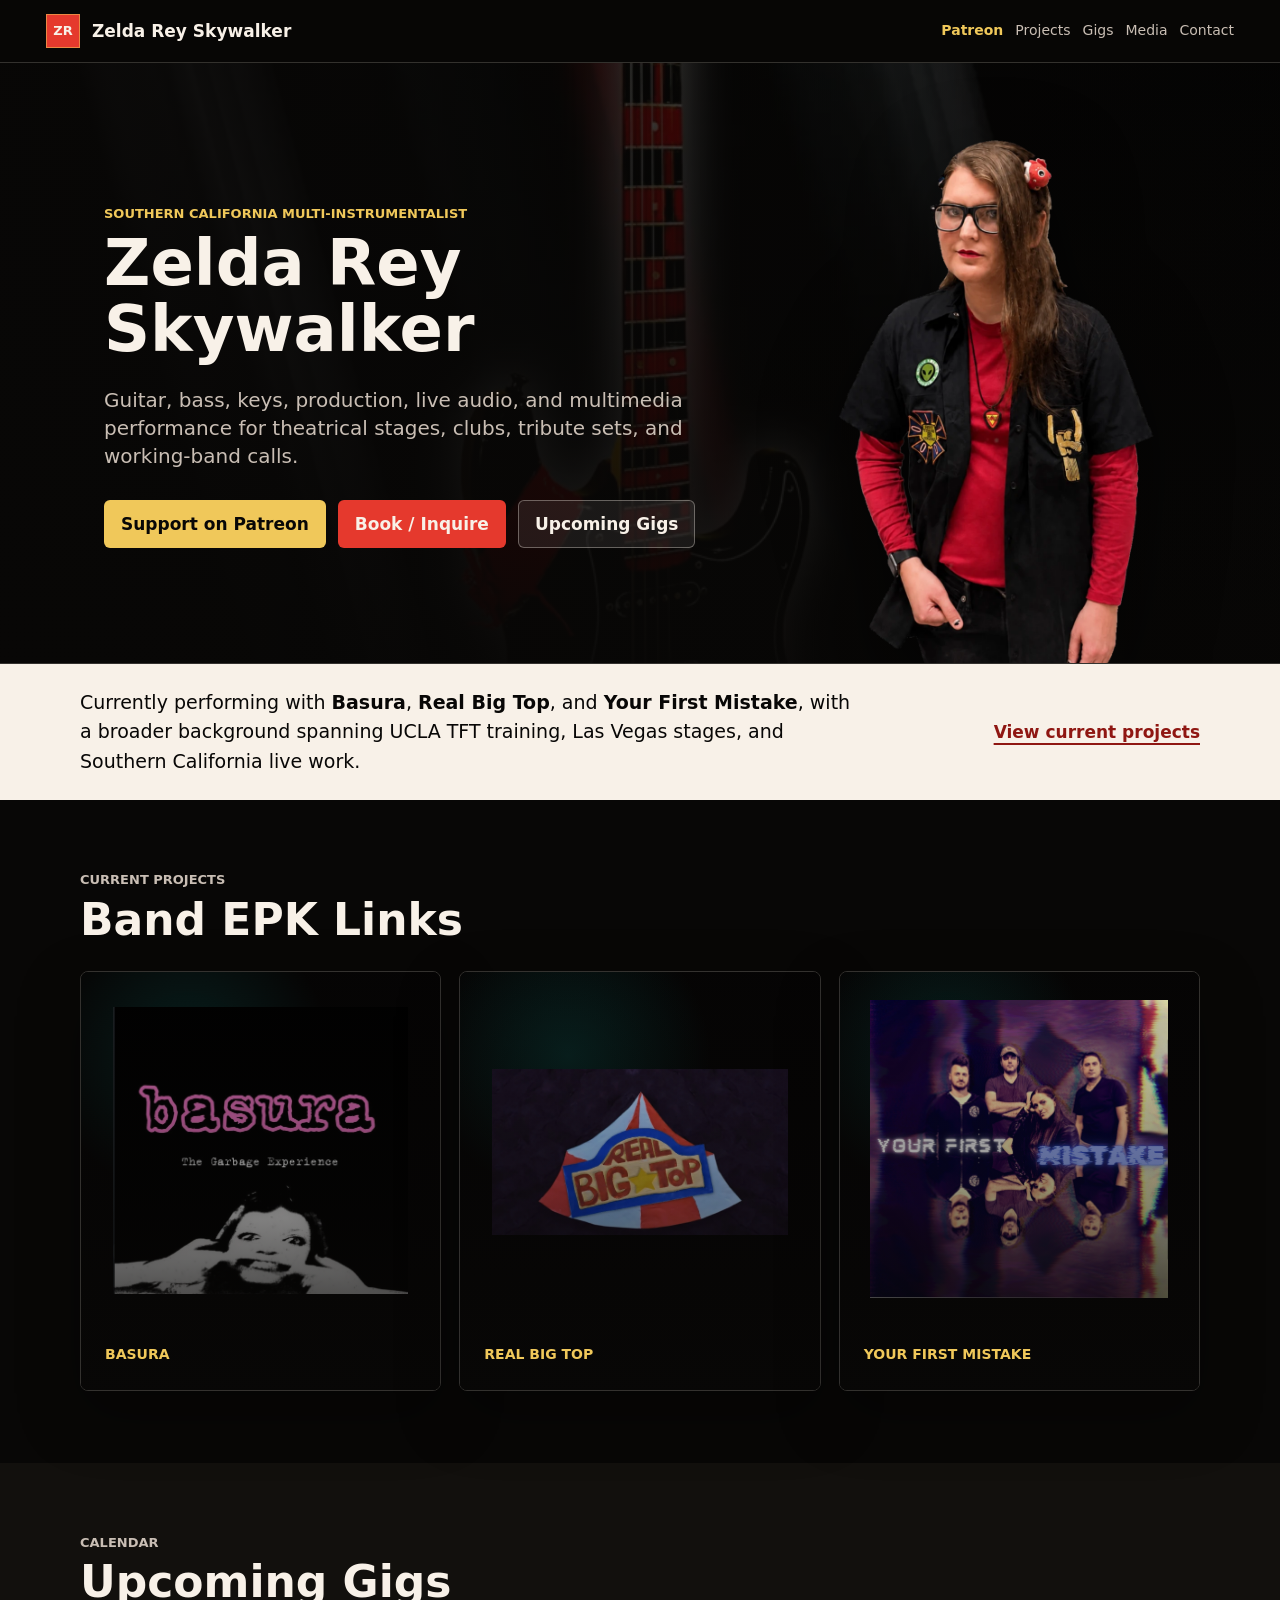
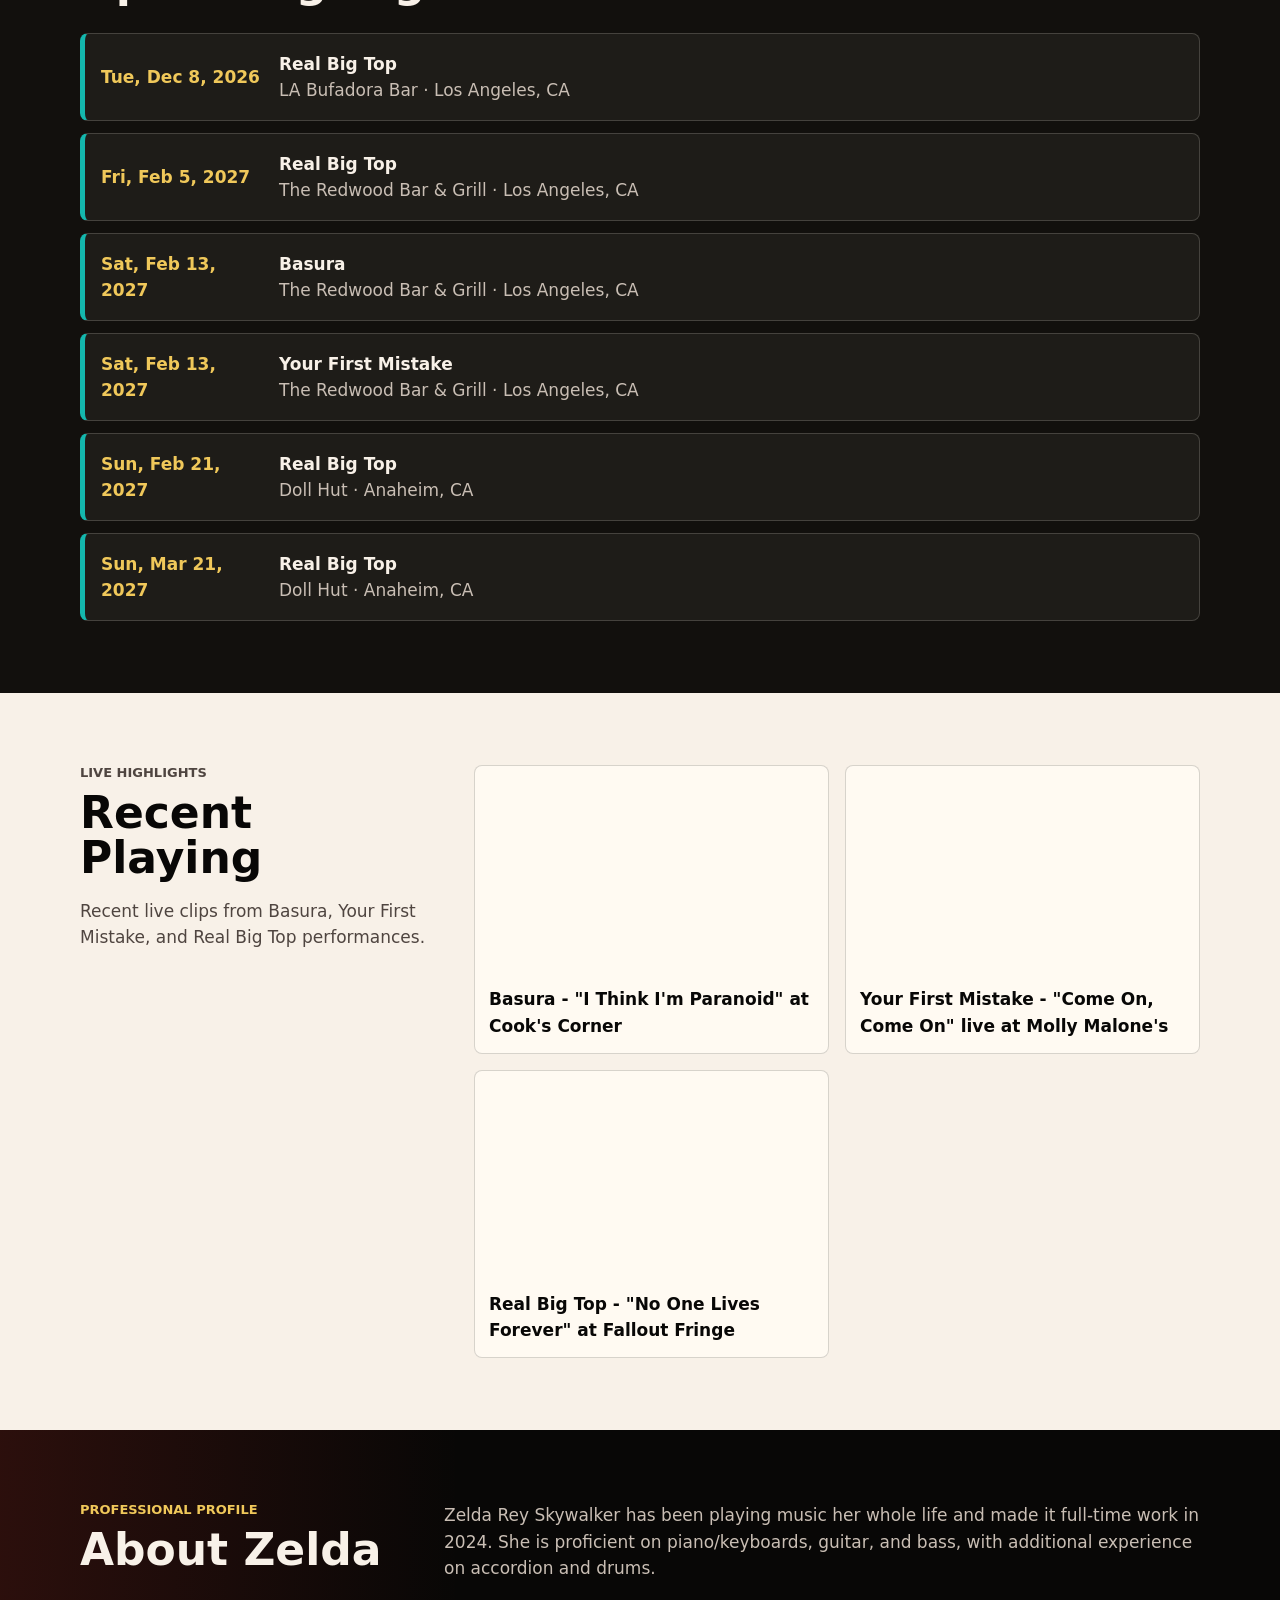
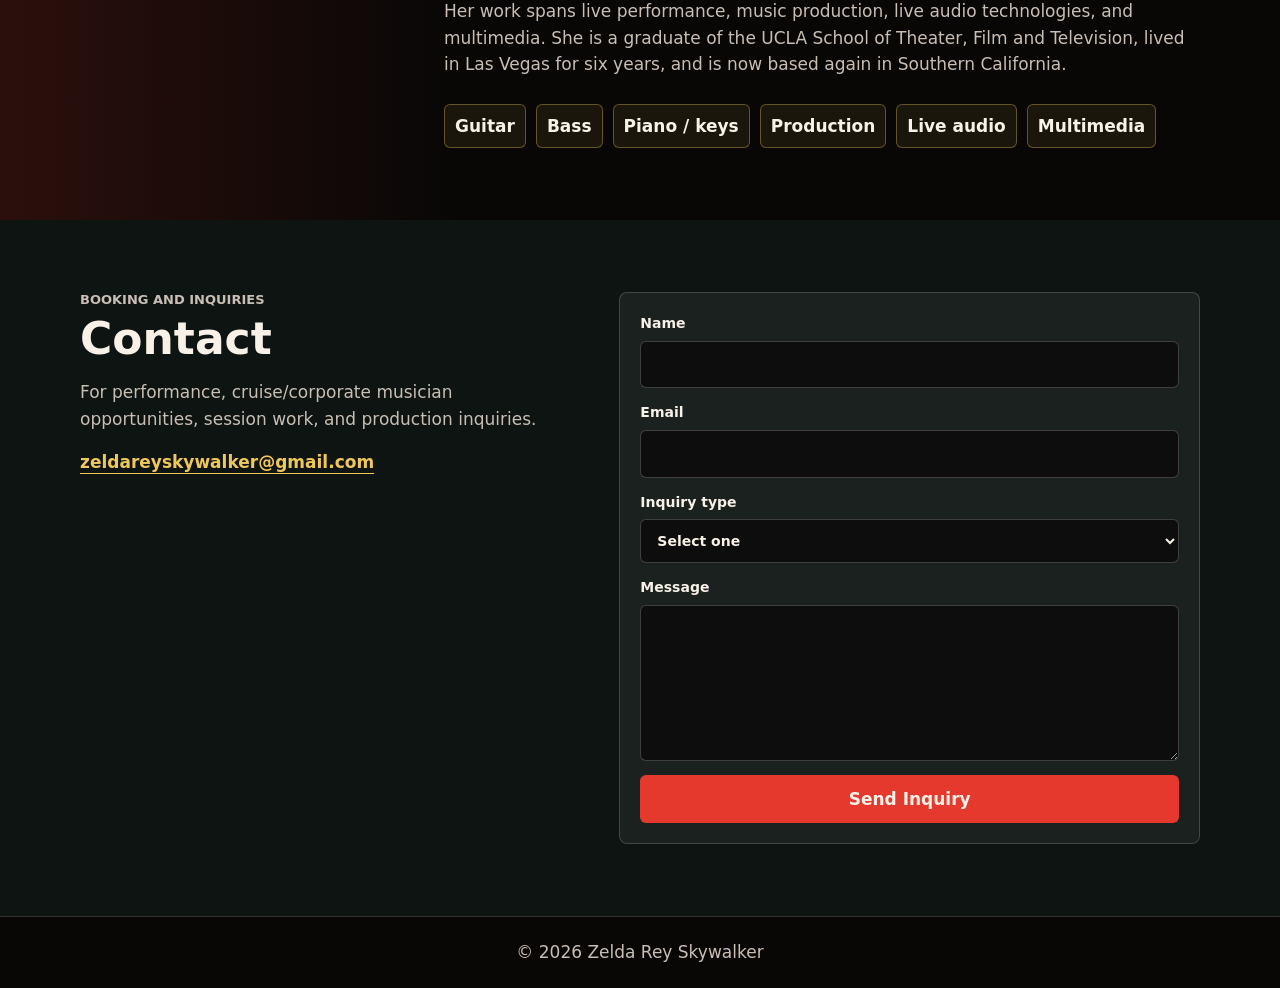
<file: index.html>
<!doctype html>
<html lang="en">
  <head>
    <meta charset="utf-8">
    <meta name="viewport" content="width=device-width, initial-scale=1">
    <title>Zelda Rey Skywalker | Musician EPK</title>
    <meta
      name="description"
      content="Zelda Rey Skywalker is a Southern California musician available for guitar, bass, keys, live performance, production, and multimedia work."
    >
    <meta property="og:title" content="Zelda Rey Skywalker | Musician EPK">
    <meta
      property="og:description"
      content="Guitar, bass, keys, production, live audio, and multimedia performance."
    >
    <meta property="og:type" content="website">
    <meta property="og:image" content="assets/zelda-stage-headshot.webp">
    <link rel="icon" href="assets/favicon.svg" type="image/svg+xml">
    <link rel="stylesheet" href="styles.css">
  </head>
  <body>
    <a class="skip-link" href="#main">Skip to content</a>

    <header class="site-header" aria-label="Primary">
      <a class="brand" href="#top" aria-label="Zelda Rey Skywalker home">
        <span class="brand-mark" aria-hidden="true">ZR</span>
        <span>Zelda Rey Skywalker</span>
      </a>
      <nav class="nav-links" aria-label="Site">
        <a class="nav-patreon" href="https://www.patreon.com/cw/ZeldaReySkywalker/posts" target="_blank" rel="noreferrer">Patreon</a>
        <a href="#projects">Projects</a>
        <a href="#gigs">Gigs</a>
        <a href="#media">Media</a>
        <a href="#contact">Contact</a>
      </nav>
    </header>

    <main id="main">
      <section class="hero" id="top" aria-labelledby="hero-title">
        <img
          class="hero-bg"
          src="assets/guitar-lights.webp"
          alt=""
          width="1800"
          height="1200"
          aria-hidden="true"
        >
        <div class="hero-inner">
          <div class="hero-copy">
            <p class="eyebrow">Southern California multi-instrumentalist</p>
            <h1 id="hero-title"><span>Zelda Rey</span><span>Skywalker</span></h1>
            <p class="lede">
              Guitar, bass, keys, production, live audio, and multimedia performance
              for theatrical stages, clubs, tribute sets, and working-band calls.
            </p>
            <div class="hero-actions" aria-label="Primary actions">
              <a class="button button-support" href="https://www.patreon.com/cw/ZeldaReySkywalker/posts" target="_blank" rel="noreferrer">Support on Patreon</a>
              <a class="button button-primary" href="#contact">Book / Inquire</a>
              <a class="button button-secondary" href="#gigs">Upcoming Gigs</a>
            </div>
          </div>

          <div class="hero-portrait" aria-label="Portrait of Zelda Rey Skywalker">
            <img
              src="assets/zelda-promo-cutout.webp"
              alt="Zelda Rey Skywalker in a black shirt and red top"
              width="900"
              height="1200"
            >
          </div>
        </div>
      </section>

      <section class="section intro-band" aria-label="Current focus">
        <div class="section-inner intro-grid">
          <p>
            Currently performing with <strong>Basura</strong>,
            <strong>Real Big Top</strong>, and
            <strong>Your First Mistake</strong>, with a broader background spanning
            UCLA TFT training, Las Vegas stages, and Southern California live work.
          </p>
          <a class="inline-link" href="#projects">View current projects</a>
        </div>
      </section>

      <section class="section" id="projects" aria-labelledby="projects-title">
        <div class="section-inner">
          <div class="section-heading">
            <p class="eyebrow">Current projects</p>
            <h2 id="projects-title">Band EPK Links</h2>
          </div>

          <div class="project-grid">
            <a
              class="project-card project-card-logo project-card-basura"
              href="https://basuragarbagetribute.bandzoogle.com/"
              target="_blank"
              rel="noreferrer"
            >
              <img
                src="assets/basura-logo.webp"
                alt="Basura logo"
                width="1200"
                height="1166"
                loading="lazy"
              >
              <span class="project-label">Basura</span>
            </a>

            <a
              class="project-card project-card-logo project-card-rbt"
              href="https://real-big-top-epk.netlify.app/"
              target="_blank"
              rel="noreferrer"
            >
              <img
                src="assets/real-big-top-logo.webp"
                alt="Real Big Top logo"
                width="1280"
                height="720"
                loading="lazy"
              >
              <span class="project-label">Real Big Top</span>
            </a>

            <a
              class="project-card project-card-logo project-card-yfm"
              href="https://yfm.zeldareyskywalker.com/"
              target="_blank"
              rel="noreferrer"
            >
              <img
                src="assets/your-first-mistake-cover.jpg"
                alt="Your First Mistake Mistake #1 EP cover"
                width="1200"
                height="1200"
                loading="lazy"
              >
              <span class="project-label">Your First Mistake</span>
            </a>
          </div>
        </div>
      </section>

      <section class="section gigs-section" id="gigs" aria-labelledby="gigs-title">
        <div class="section-inner">
          <div class="section-heading heading-split">
            <div>
              <p class="eyebrow">Calendar</p>
              <h2 id="gigs-title">Upcoming Gigs</h2>
            </div>
          </div>

          <div class="gig-list" id="gig-list" aria-live="polite">
            <p class="loading">Loading upcoming dates...</p>
          </div>

          <noscript>
            <p class="fallback-note">Enable JavaScript to view the current gig list.</p>
          </noscript>
        </div>
      </section>

      <section class="section media-section" id="media" aria-labelledby="media-title">
        <div class="section-inner media-layout">
          <div class="section-heading">
            <p class="eyebrow">Live highlights</p>
            <h2 id="media-title">Recent Playing</h2>
            <p>
              Recent live clips from Basura, Your First Mistake, and Real Big
              Top performances.
            </p>
          </div>

          <div class="video-grid" id="video-grid" aria-live="polite">
            <div class="empty-state">
              <span aria-hidden="true">▶</span>
              <strong>Highlights coming soon</strong>
              <p>Fresh show clips are being prepared for this page.</p>
            </div>
          </div>
        </div>
      </section>

      <section class="section about-section" id="about" aria-labelledby="about-title">
        <div class="section-inner about-grid">
          <div>
            <p class="eyebrow">Professional profile</p>
            <h2 id="about-title">About Zelda</h2>
          </div>
          <div class="about-copy">
            <p>
              Zelda Rey Skywalker has been playing music her whole life and made
              it full-time work in 2024. She is proficient on piano/keyboards,
              guitar, and bass, with additional experience on accordion and drums.
            </p>
            <p>
              Her work spans live performance, music production, live audio
              technologies, and multimedia. She is a graduate of the UCLA
              School of Theater, Film and Television, lived in Las Vegas for six
              years, and is now based again in Southern California.
            </p>

            <ul class="skill-list" aria-label="Skills">
              <li>Guitar</li>
              <li>Bass</li>
              <li>Piano / keys</li>
              <li>Production</li>
              <li>Live audio</li>
              <li>Multimedia</li>
            </ul>
          </div>
        </div>
      </section>

      <section class="section contact-section" id="contact" aria-labelledby="contact-title">
        <div class="section-inner contact-grid">
          <div class="contact-copy">
            <p class="eyebrow">Booking and inquiries</p>
            <h2 id="contact-title">Contact</h2>
            <p>
              For performance, cruise/corporate musician opportunities, session
              work, and production inquiries.
            </p>
            <a class="email-link" href="mailto:zeldareyskywalker@gmail.com?subject=--Zelda%20Website%20Inquiry--">
              zeldareyskywalker@gmail.com
            </a>
          </div>

          <form class="contact-form" name="contact" method="POST" data-netlify="true" netlify-honeypot="bot-field" action="/thank-you.html">
            <input type="hidden" name="form-name" value="contact">
            <input type="hidden" name="subject" value="--Zelda Website Inquiry--">
            <p class="hidden">
              <label>Leave this empty: <input name="bot-field"></label>
            </p>

            <label>
              Name
              <input name="name" autocomplete="name" required>
            </label>

            <label>
              Email
              <input type="email" name="email" autocomplete="email" required>
            </label>

            <label>
              Inquiry type
              <select name="inquiry_type" required>
                <option value="">Select one</option>
                <option>Booking</option>
                <option>Cruise / corporate work</option>
                <option>Session / production</option>
                <option>Press / EPK</option>
                <option>Other</option>
              </select>
            </label>

            <label>
              Message
              <textarea name="message" rows="6" required></textarea>
            </label>

            <button class="button button-primary" type="submit">Send Inquiry</button>
          </form>
        </div>
      </section>
    </main>

    <footer class="site-footer">
      <p>© <span id="year"></span> Zelda Rey Skywalker</p>
    </footer>

    <script src="app.js" defer></script>
  </body>
</html>
</file>
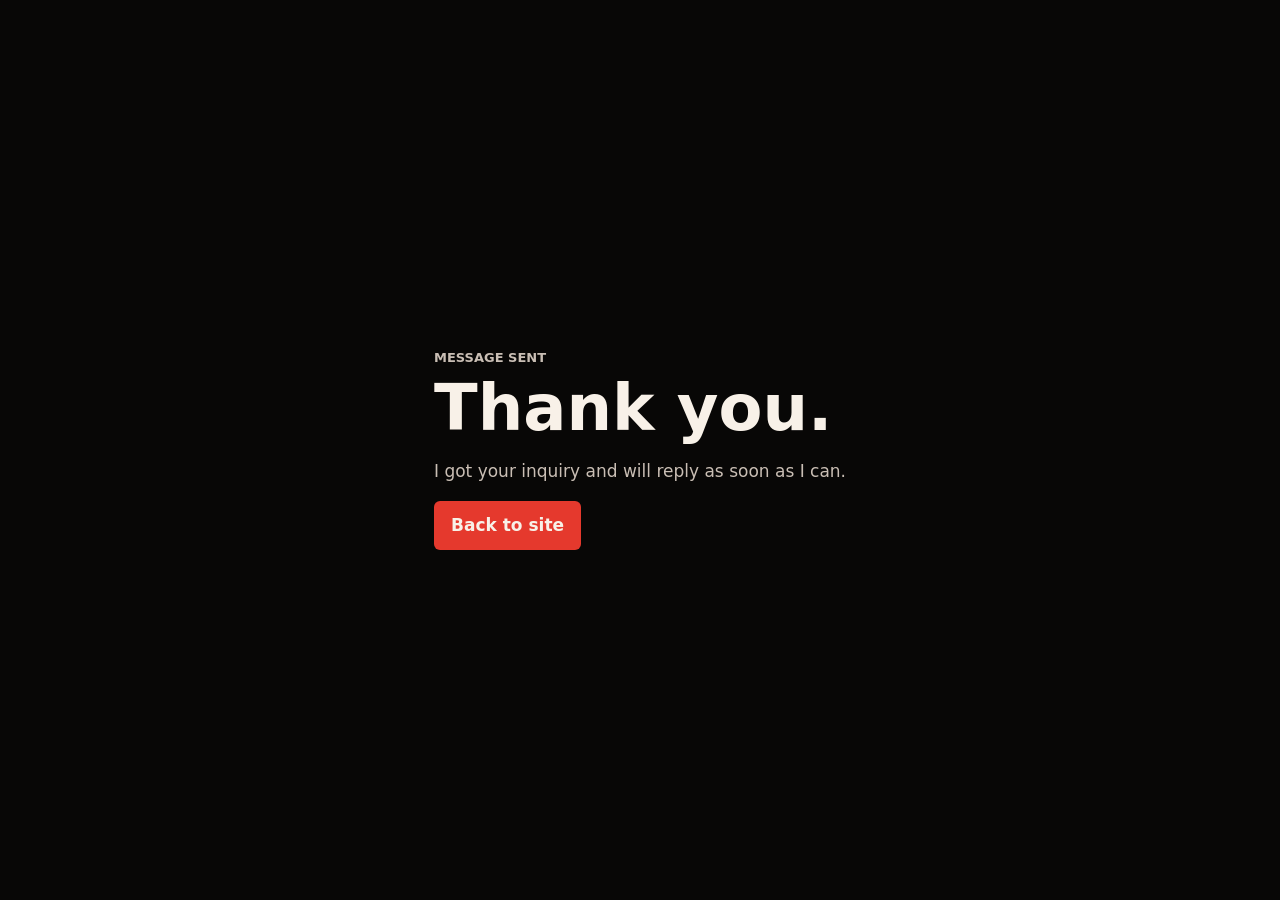
<file: thank-you.html>
<!doctype html>
<html lang="en">
  <head>
    <meta charset="utf-8">
    <meta name="viewport" content="width=device-width, initial-scale=1">
    <title>Thank You | Zelda Rey Skywalker</title>
    <meta name="robots" content="noindex">
    <link rel="icon" href="assets/favicon.svg" type="image/svg+xml">
    <link rel="stylesheet" href="styles.css">
  </head>
  <body class="simple-page">
    <main class="thank-you">
      <p class="eyebrow">Message sent</p>
      <h1>Thank you.</h1>
      <p>I got your inquiry and will reply as soon as I can.</p>
      <a class="button button-primary" href="/">Back to site</a>
    </main>
  </body>
</html>
</file>
<file: styles.css>
:root {
  color-scheme: dark;
  --ink: #080706;
  --ink-soft: #14100e;
  --paper: #f8f1e8;
  --muted: #c9beb4;
  --red: #e5392d;
  --red-dark: #8f1712;
  --teal: #14b7ad;
  --gold: #f0c85a;
  --coral: #ef7d52;
  --line: rgba(248, 241, 232, 0.18);
  --shadow: 0 24px 60px rgba(0, 0, 0, 0.34);
  --max: 1120px;
}

* {
  box-sizing: border-box;
}

html {
  scroll-behavior: smooth;
}

body {
  margin: 0;
  background: var(--ink);
  color: var(--paper);
  font-family: Avenir Next, Avenir, Inter, Segoe UI, system-ui, sans-serif;
  font-size: 17px;
  line-height: 1.55;
  overflow-x: hidden;
}

img {
  display: block;
  max-width: 100%;
  height: auto;
}

a {
  color: inherit;
}

button,
input,
select,
textarea {
  font: inherit;
}

.skip-link {
  position: absolute;
  left: 16px;
  top: 12px;
  z-index: 20;
  transform: translateY(-150%);
  background: var(--paper);
  color: var(--ink);
  padding: 8px 12px;
}

.skip-link:focus {
  transform: translateY(0);
}

.site-header {
  position: sticky;
  top: 0;
  z-index: 10;
  display: flex;
  align-items: center;
  justify-content: space-between;
  gap: 24px;
  padding: 14px clamp(18px, 4vw, 46px);
  background: rgba(8, 7, 6, 0.78);
  border-bottom: 1px solid var(--line);
  backdrop-filter: blur(18px);
}

.brand,
.nav-links {
  display: flex;
  align-items: center;
  gap: 12px;
}

.brand {
  text-decoration: none;
  font-weight: 800;
}

.brand-mark {
  display: grid;
  place-items: center;
  width: 34px;
  height: 34px;
  border: 1px solid rgba(240, 200, 90, 0.55);
  background: var(--red);
  color: var(--paper);
  font-size: 13px;
}

.nav-links a {
  color: var(--muted);
  font-size: 14px;
  text-decoration: none;
}

.nav-links a:hover,
.nav-links a:focus-visible {
  color: var(--paper);
}

.nav-patreon {
  color: var(--gold) !important;
  font-weight: 850;
}

.nav-patreon:hover,
.nav-patreon:focus-visible {
  color: #ffe18b !important;
}

.hero {
  position: relative;
  min-height: 600px;
  overflow: hidden;
  border-bottom: 1px solid var(--line);
  background: var(--ink);
}

.hero::after {
  content: "";
  position: absolute;
  inset: 0;
  background:
    linear-gradient(90deg, rgba(8, 7, 6, 0.96) 0%, rgba(8, 7, 6, 0.78) 38%, rgba(8, 7, 6, 0.35) 100%),
    linear-gradient(0deg, rgba(8, 7, 6, 0.9), rgba(8, 7, 6, 0.16));
}

.hero-bg {
  position: absolute;
  inset: 0;
  width: 100%;
  height: 100%;
  object-fit: cover;
  object-position: center;
  opacity: 0.78;
}

.hero-inner {
  position: relative;
  z-index: 1;
  display: grid;
  grid-template-columns: minmax(0, 1fr) minmax(280px, 420px);
  gap: 36px;
  align-items: center;
  max-width: var(--max);
  min-height: 600px;
  margin: 0 auto;
  padding: 44px 24px 0;
}

.hero-copy {
  align-self: center;
  max-width: 720px;
  padding: 18px 0 34px;
}

.eyebrow {
  margin: 0 0 10px;
  color: var(--gold);
  font-size: 13px;
  font-weight: 800;
  line-height: 1.2;
  text-transform: uppercase;
}

h1,
h2,
h3,
p {
  overflow-wrap: anywhere;
}

h1,
h2,
h3 {
  margin: 0;
  line-height: 1.02;
  font-weight: 900;
}

h1 {
  max-width: 9ch;
  font-size: 64px;
}

h1 span {
  display: block;
}

h2 {
  font-size: 44px;
}

h3 {
  font-size: 24px;
}

.lede {
  max-width: 680px;
  margin: 24px 0 0;
  color: var(--muted);
  font-size: 20px;
  line-height: 1.4;
}

.hero-actions,
.button-row {
  display: flex;
  flex-wrap: wrap;
  gap: 12px;
  margin-top: 30px;
}

.button {
  display: inline-flex;
  min-height: 44px;
  align-items: center;
  justify-content: center;
  padding: 10px 16px;
  border: 1px solid transparent;
  border-radius: 6px;
  font-weight: 800;
  text-decoration: none;
  cursor: pointer;
}

.button-primary {
  background: var(--red);
  color: var(--paper);
}

.button-primary:hover,
.button-primary:focus-visible {
  background: #ff493b;
}

.button-secondary {
  border-color: rgba(248, 241, 232, 0.34);
  background: rgba(248, 241, 232, 0.08);
  color: var(--paper);
}

.button-secondary:hover,
.button-secondary:focus-visible {
  border-color: var(--teal);
}

.button-support {
  border-color: rgba(240, 200, 90, 0.78);
  background: var(--gold);
  color: var(--ink);
}

.button-support:hover,
.button-support:focus-visible {
  background: #ffe18b;
}

.hero-portrait {
  align-self: end;
  min-height: 500px;
}

.hero-portrait img {
  width: min(360px, 38vw);
  margin-left: auto;
  filter: drop-shadow(0 26px 40px rgba(0, 0, 0, 0.55));
}

.section {
  padding: 72px 24px;
}

.section-inner {
  max-width: var(--max);
  margin: 0 auto;
}

.intro-band {
  padding-top: 24px;
  padding-bottom: 24px;
  background: var(--paper);
  color: var(--ink);
}

.intro-grid {
  display: grid;
  grid-template-columns: minmax(0, 1fr) auto;
  gap: 24px;
  align-items: center;
}

.intro-grid p {
  max-width: 780px;
  margin: 0;
  font-size: 19px;
}

.inline-link {
  color: var(--red-dark);
  font-weight: 850;
  text-decoration-thickness: 2px;
  text-underline-offset: 5px;
  white-space: nowrap;
}

.section-heading {
  max-width: 740px;
  margin-bottom: 28px;
}

.section-heading p {
  color: var(--muted);
}

.heading-split {
  display: flex;
  max-width: none;
  align-items: end;
  justify-content: space-between;
  gap: 24px;
}

.section-note {
  max-width: 320px;
  margin: 0;
  color: var(--muted);
  font-size: 15px;
}

.project-grid {
  display: grid;
  grid-template-columns: repeat(3, minmax(0, 1fr));
  gap: 18px;
}

.project-card {
  position: relative;
  display: grid;
  min-height: 420px;
  overflow: hidden;
  align-content: end;
  padding: 24px;
  border: 1px solid var(--line);
  border-radius: 8px;
  color: var(--paper);
  text-decoration: none;
  box-shadow: var(--shadow);
}

.project-card::after {
  content: "";
  position: absolute;
  inset: 0;
  background: linear-gradient(0deg, rgba(8, 7, 6, 0.95) 0%, rgba(8, 7, 6, 0.46) 46%, rgba(8, 7, 6, 0.12) 100%);
}

.project-card img {
  position: absolute;
  inset: 0;
  width: 100%;
  height: 100%;
  object-fit: cover;
  transition: transform 220ms ease;
}

.project-card-logo img {
  object-fit: contain;
  padding: 32px 32px 78px;
  background:
    radial-gradient(circle at 30% 20%, rgba(20, 183, 173, 0.18), transparent 34%),
    #050404;
}

.project-card-basura img {
  padding-top: 18px;
}

.project-card:hover img,
.project-card:focus-visible img {
  transform: scale(1.04);
}

.project-card-rbt img {
  object-position: 50% 46%;
}

.project-card-yfm img {
  padding: 28px 28px 92px;
}

.project-label,
.project-card strong {
  position: relative;
  z-index: 1;
}

.project-label {
  color: var(--gold);
  font-size: 14px;
  font-weight: 900;
  text-transform: uppercase;
}

.project-card strong {
  display: block;
  max-width: 13ch;
  margin-top: 8px;
  font-size: 36px;
  line-height: 1.02;
}

.gigs-section {
  background: #12100d;
}

.gig-list {
  display: grid;
  gap: 12px;
}

.gig-card {
  display: grid;
  grid-template-columns: 160px 1fr auto;
  gap: 18px;
  align-items: center;
  min-height: 88px;
  padding: 16px;
  border: 1px solid var(--line);
  border-left: 5px solid var(--teal);
  border-radius: 8px;
  background: rgba(248, 241, 232, 0.05);
}

.gig-date {
  color: var(--gold);
  font-weight: 900;
}

.gig-band {
  display: block;
  font-weight: 900;
}

.gig-location {
  color: var(--muted);
}

.ticket-link {
  border-color: rgba(20, 183, 173, 0.65);
  color: var(--paper);
}

.loading,
.fallback-note {
  color: var(--muted);
}

.media-section {
  background: var(--paper);
  color: var(--ink);
}

.media-section .eyebrow {
  color: var(--red-dark);
}

.media-section .section-heading p {
  color: #4f4540;
}

.media-layout {
  display: grid;
  grid-template-columns: 360px minmax(0, 1fr);
  gap: 34px;
  align-items: start;
}

.video-grid {
  display: grid;
  grid-template-columns: repeat(2, minmax(0, 1fr));
  gap: 16px;
}

.video-card,
.empty-state {
  min-height: 250px;
  border-radius: 8px;
  border: 1px solid rgba(8, 7, 6, 0.16);
  background: #fffaf2;
}

.empty-state {
  display: grid;
  place-items: center;
  align-content: center;
  gap: 8px;
  padding: 24px;
  color: #463a34;
  text-align: center;
}

.empty-state span {
  display: grid;
  place-items: center;
  width: 52px;
  height: 52px;
  border-radius: 50%;
  background: var(--red);
  color: var(--paper);
}

.empty-state p {
  margin: 0;
}

.video-card {
  overflow: hidden;
}

.video-card iframe {
  width: 100%;
  aspect-ratio: 16 / 9;
  border: 0;
}

.video-card strong {
  display: block;
  padding: 14px;
}

.about-section {
  background:
    linear-gradient(90deg, rgba(229, 57, 45, 0.16), transparent 36%),
    var(--ink);
}

.about-grid {
  display: grid;
  grid-template-columns: 320px minmax(0, 1fr);
  gap: 44px;
}

.about-copy p {
  margin-top: 0;
  color: var(--muted);
}

.skill-list {
  display: flex;
  flex-wrap: wrap;
  gap: 10px;
  padding: 0;
  margin: 26px 0 0;
  list-style: none;
}

.skill-list li {
  padding: 8px 10px;
  border: 1px solid rgba(240, 200, 90, 0.35);
  border-radius: 6px;
  background: rgba(240, 200, 90, 0.08);
  color: var(--paper);
  font-weight: 750;
}

.contact-section {
  background: #0d1412;
}

.contact-grid {
  display: grid;
  grid-template-columns: minmax(0, 0.86fr) minmax(320px, 1fr);
  gap: 40px;
}

.contact-copy p {
  max-width: 480px;
  color: var(--muted);
}

.email-link {
  color: var(--gold);
  font-weight: 850;
  text-underline-offset: 5px;
}

.contact-form {
  display: grid;
  gap: 14px;
  padding: 20px;
  border: 1px solid var(--line);
  border-radius: 8px;
  background: rgba(248, 241, 232, 0.06);
}

.contact-form label {
  display: grid;
  gap: 6px;
  color: var(--paper);
  font-size: 14px;
  font-weight: 800;
}

.contact-form input,
.contact-form select,
.contact-form textarea {
  width: 100%;
  border: 1px solid rgba(248, 241, 232, 0.22);
  border-radius: 6px;
  background: rgba(8, 7, 6, 0.7);
  color: var(--paper);
  padding: 12px;
}

.contact-form textarea {
  resize: vertical;
}

.hidden {
  display: none;
}

.site-footer {
  padding: 22px 24px;
  border-top: 1px solid var(--line);
  color: var(--muted);
  text-align: center;
}

.site-footer p {
  margin: 0;
}

.simple-page {
  display: grid;
  min-height: 100svh;
  place-items: center;
  padding: 24px;
}

.thank-you {
  max-width: 560px;
}

.thank-you p {
  color: var(--muted);
}

@media (max-width: 860px) {
  .site-header,
  .nav-links {
    align-items: flex-start;
  }

  .site-header {
    flex-direction: column;
  }

  .nav-links {
    width: 100%;
    max-width: 380px;
    justify-content: space-between;
    gap: 8px;
  }

  .hero,
  .hero-inner {
    min-height: 540px;
  }

  .hero-inner {
    grid-template-columns: 1fr;
    align-items: center;
    padding-top: 28px;
    padding-bottom: 0;
    overflow: hidden;
  }

  .hero-copy {
    position: relative;
    z-index: 2;
    width: 100%;
    max-width: 580px;
    padding-bottom: 72px;
  }

  h1 {
    font-size: 48px;
  }

  h2 {
    font-size: 36px;
  }

  .lede {
    font-size: 19px;
  }

  .hero-portrait {
    position: absolute;
    right: -52px;
    bottom: 0;
    z-index: 1;
    min-height: 0;
    opacity: 0.62;
  }

  .hero-portrait img {
    width: min(320px, 72vw);
    margin: 0 auto;
  }

  .intro-grid,
  .project-grid,
  .media-layout,
  .about-grid,
  .contact-grid {
    grid-template-columns: 1fr;
  }

  .heading-split {
    display: block;
  }

  .project-card {
    min-height: 340px;
  }

  .gig-card {
    grid-template-columns: 1fr;
  }

  .video-grid {
    grid-template-columns: 1fr;
  }
}

@media (max-width: 520px) {
  body {
    font-size: 16px;
  }

  .brand {
    font-size: 15px;
  }

  .site-header {
    padding-left: 18px;
    padding-right: 18px;
  }

  .nav-links {
    display: grid;
    grid-template-columns: repeat(5, minmax(0, 1fr));
    width: 100%;
    max-width: 430px;
  }

  .nav-links a:nth-child(2),
  .nav-links a:nth-child(3),
  .nav-links a:nth-child(4) {
    text-align: center;
  }

  .nav-links a:nth-child(5) {
    text-align: right;
  }

  .nav-links a {
    font-size: 13px;
  }

  h1 {
    font-size: 40px;
  }

  h2 {
    font-size: 31px;
  }

  .section {
    padding: 54px 18px;
  }

  .hero,
  .hero-inner {
    min-height: 500px;
  }

  .hero-inner {
    padding-left: 20px;
    padding-right: 20px;
    max-width: 100vw;
  }

  .hero-copy {
    max-width: 340px;
    padding-bottom: 54px;
  }

  h1,
  .lede,
  .intro-grid p {
    max-width: 340px;
  }

  .hero-actions {
    width: 100%;
    max-width: 340px;
  }

  .hero-portrait {
    right: -28px;
    opacity: 0.46;
  }

  .hero-portrait img {
    width: min(270px, 68vw);
  }

  .inline-link {
    white-space: normal;
  }

  .intro-band {
    padding-top: 20px;
    padding-bottom: 20px;
  }

  .button,
  .contact-form button {
    width: 100%;
  }

  .project-card strong {
    font-size: 30px;
  }
}
</file>
